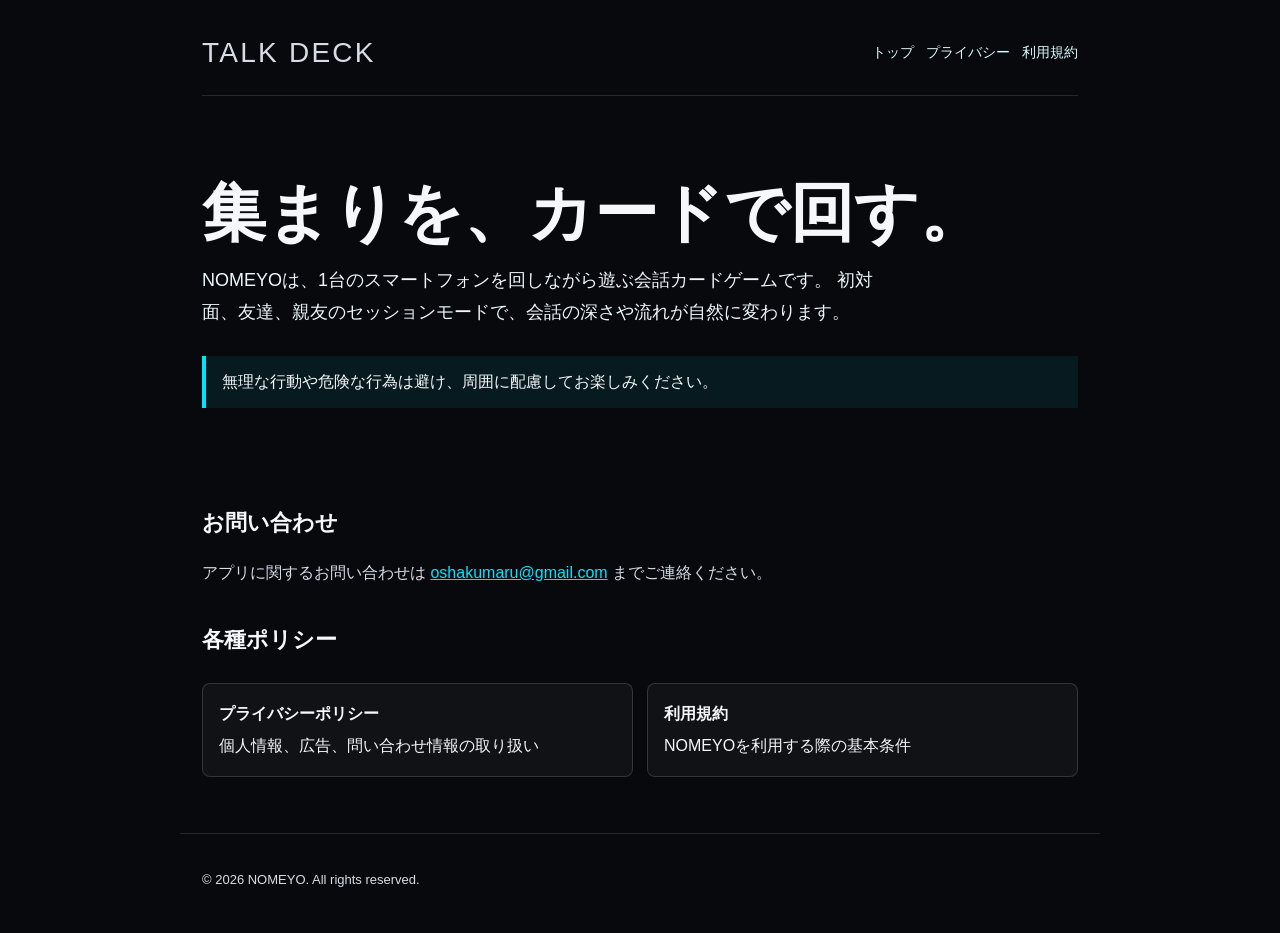
<file: docs/index.html>
<!doctype html>
<html lang="ja">
<head>
  <meta charset="utf-8">
  <meta name="viewport" content="width=device-width, initial-scale=1">
  <title>NOMEYO - 会話カードゲーム</title>
  <meta name="description" content="NOMEYOは、1台を回して遊ぶ会話カードゲームです。初対面、友達、親友のセッションモードで、ポイントやリアクションを楽しめます。">
  <link rel="icon" type="image/svg+xml" href="favicon.svg">
  <link rel="stylesheet" href="styles.css">
</head>
<body>
  <div class="site">
    <header>
      <div class="brand">
        <p class="brand-name">TALK DECK</p>
        <nav aria-label="サイト内リンク">
          <a href="index.html">トップ</a>
          <a href="privacy.html">プライバシー</a>
          <a href="terms.html">利用規約</a>
        </nav>
      </div>
    </header>

    <main>
      <section class="hero">
        <h1>集まりを、カードで回す。</h1>
        <p class="lead">
          NOMEYOは、1台のスマートフォンを回しながら遊ぶ会話カードゲームです。
          初対面、友達、親友のセッションモードで、会話の深さや流れが自然に変わります。
        </p>
        <p class="notice">
          無理な行動や危険な行為は避け、周囲に配慮してお楽しみください。
        </p>
      </section>

      <section>
        <h2>お問い合わせ</h2>
        <p>
          アプリに関するお問い合わせは
          <a href="mailto:oshakumaru@gmail.com">oshakumaru@gmail.com</a>
          までご連絡ください。
        </p>
      </section>

      <section>
        <h2>各種ポリシー</h2>
        <div class="links">
          <a class="link-card" href="privacy.html">
            <strong>プライバシーポリシー</strong>
            個人情報、広告、問い合わせ情報の取り扱い
          </a>
          <a class="link-card" href="terms.html">
            <strong>利用規約</strong>
            NOMEYOを利用する際の基本条件
          </a>
        </div>
      </section>
    </main>

    <footer>
      <p>&copy; 2026 NOMEYO. All rights reserved.</p>
    </footer>
  </div>
</body>
</html>
</file>
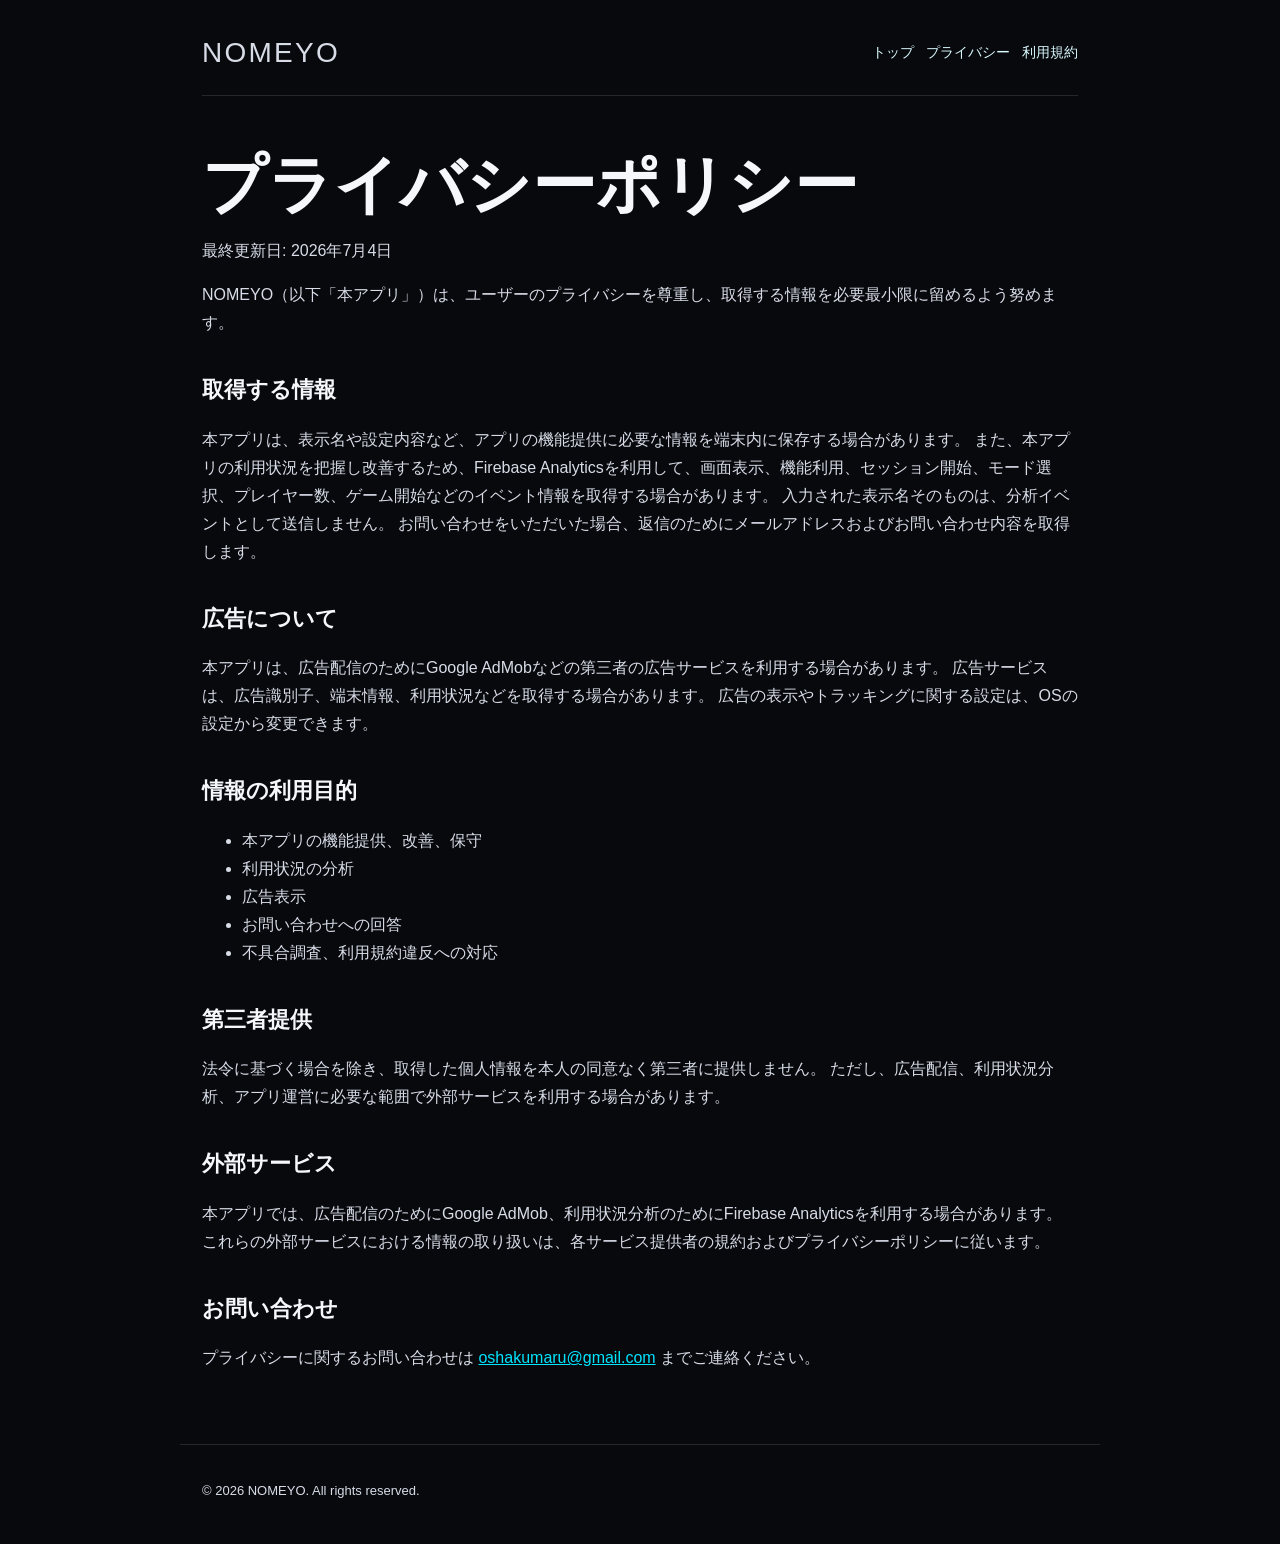
<file: docs/privacy.html>
<!doctype html>
<html lang="ja">
<head>
  <meta charset="utf-8">
  <meta name="viewport" content="width=device-width, initial-scale=1">
  <title>プライバシーポリシー - NOMEYO</title>
  <link rel="icon" type="image/svg+xml" href="favicon.svg">
  <link rel="stylesheet" href="styles.css">
</head>
<body>
  <div class="site">
    <header>
      <div class="brand">
        <p class="brand-name">NOMEYO</p>
        <nav aria-label="サイト内リンク">
          <a href="index.html">トップ</a>
          <a href="privacy.html">プライバシー</a>
          <a href="terms.html">利用規約</a>
        </nav>
      </div>
    </header>

    <main>
      <h1>プライバシーポリシー</h1>
      <p>最終更新日: 2026年7月4日</p>

      <p>
        NOMEYO（以下「本アプリ」）は、ユーザーのプライバシーを尊重し、取得する情報を必要最小限に留めるよう努めます。
      </p>

      <h2>取得する情報</h2>
      <p>
        本アプリは、表示名や設定内容など、アプリの機能提供に必要な情報を端末内に保存する場合があります。
        また、本アプリの利用状況を把握し改善するため、Firebase Analyticsを利用して、画面表示、機能利用、セッション開始、モード選択、プレイヤー数、ゲーム開始などのイベント情報を取得する場合があります。
        入力された表示名そのものは、分析イベントとして送信しません。
        お問い合わせをいただいた場合、返信のためにメールアドレスおよびお問い合わせ内容を取得します。
      </p>

      <h2>広告について</h2>
      <p>
        本アプリは、広告配信のためにGoogle AdMobなどの第三者の広告サービスを利用する場合があります。
        広告サービスは、広告識別子、端末情報、利用状況などを取得する場合があります。
        広告の表示やトラッキングに関する設定は、OSの設定から変更できます。
      </p>

      <h2>情報の利用目的</h2>
      <ul>
        <li>本アプリの機能提供、改善、保守</li>
        <li>利用状況の分析</li>
        <li>広告表示</li>
        <li>お問い合わせへの回答</li>
        <li>不具合調査、利用規約違反への対応</li>
      </ul>

      <h2>第三者提供</h2>
      <p>
        法令に基づく場合を除き、取得した個人情報を本人の同意なく第三者に提供しません。
        ただし、広告配信、利用状況分析、アプリ運営に必要な範囲で外部サービスを利用する場合があります。
      </p>

      <h2>外部サービス</h2>
      <p>
        本アプリでは、広告配信のためにGoogle AdMob、利用状況分析のためにFirebase Analyticsを利用する場合があります。
        これらの外部サービスにおける情報の取り扱いは、各サービス提供者の規約およびプライバシーポリシーに従います。
      </p>

      <h2>お問い合わせ</h2>
      <p>
        プライバシーに関するお問い合わせは
        <a href="mailto:oshakumaru@gmail.com">oshakumaru@gmail.com</a>
        までご連絡ください。
      </p>
    </main>

    <footer>
      <p>&copy; 2026 NOMEYO. All rights reserved.</p>
    </footer>
  </div>
</body>
</html>
</file>
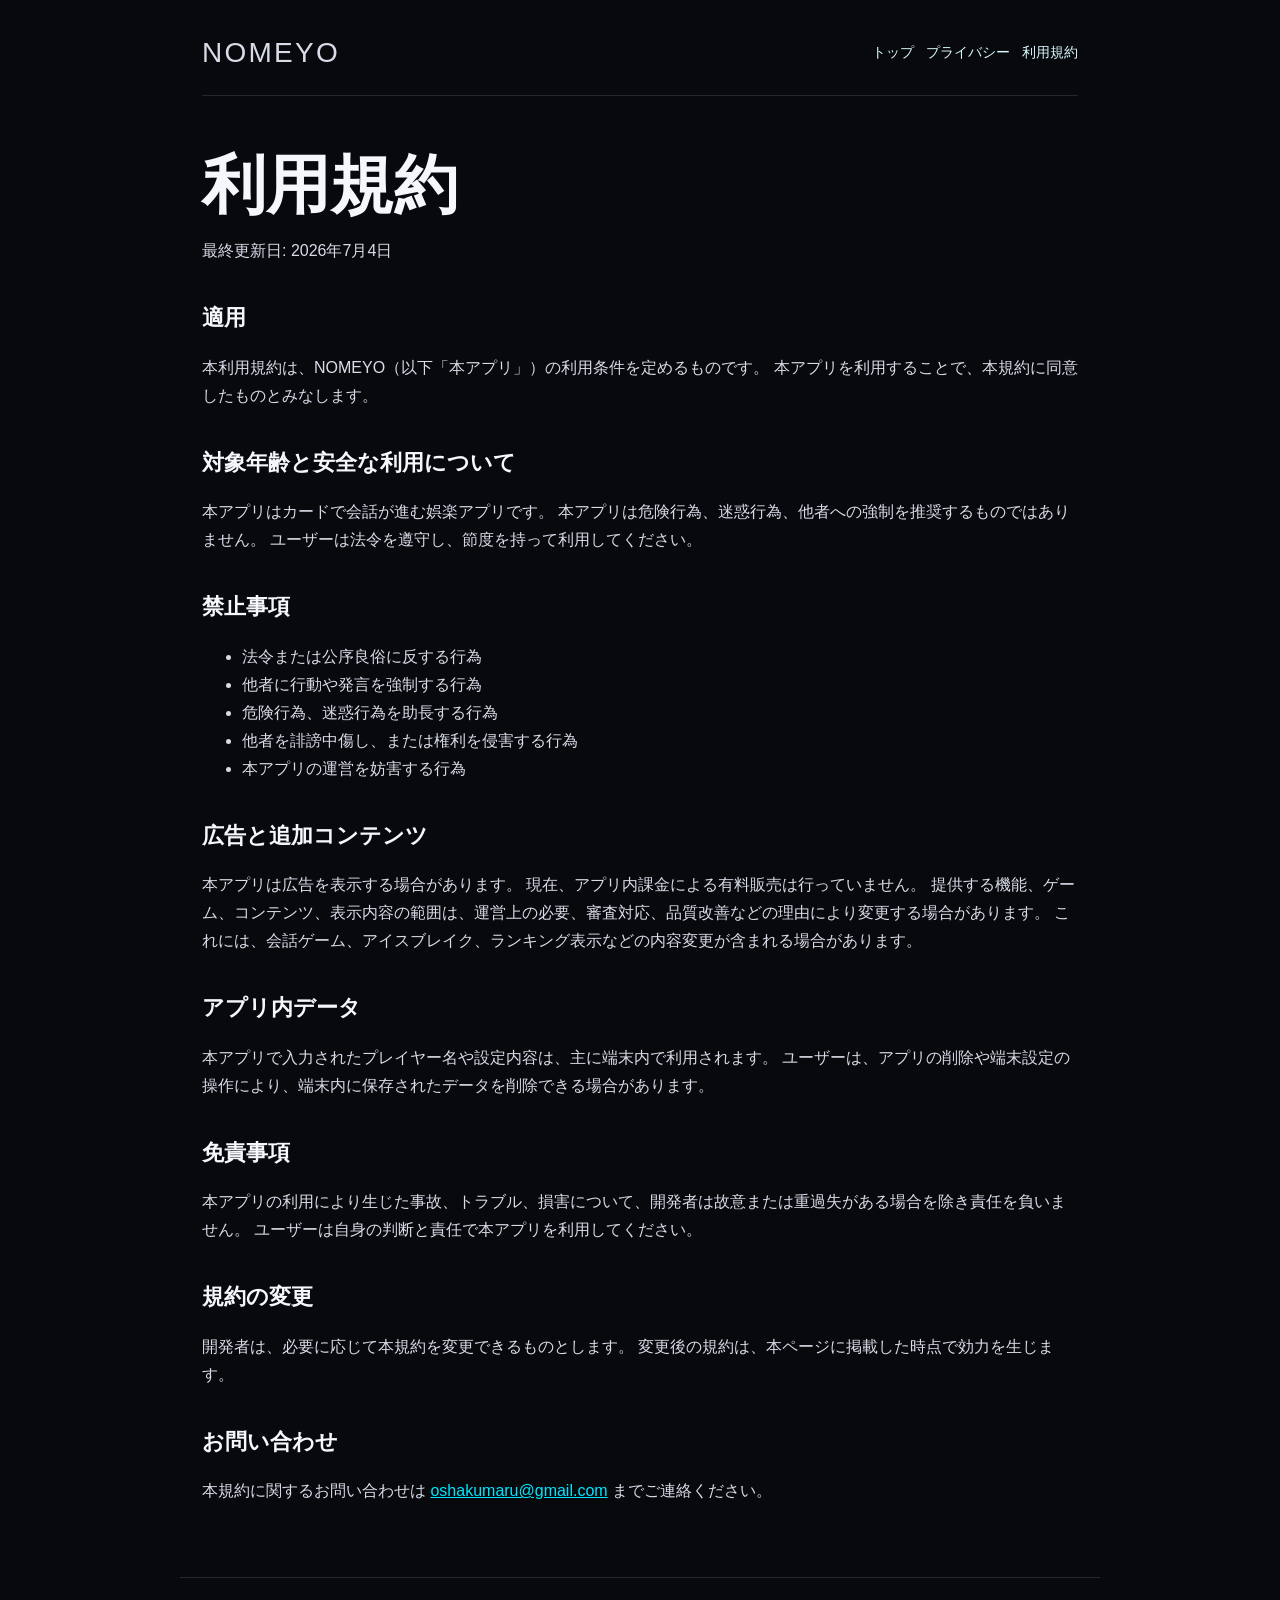
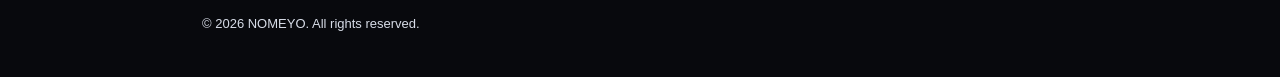
<file: docs/terms.html>
<!doctype html>
<html lang="ja">
<head>
  <meta charset="utf-8">
  <meta name="viewport" content="width=device-width, initial-scale=1">
  <title>利用規約 - NOMEYO</title>
  <link rel="icon" type="image/svg+xml" href="favicon.svg">
  <link rel="stylesheet" href="styles.css">
</head>
<body>
  <div class="site">
    <header>
      <div class="brand">
        <p class="brand-name">NOMEYO</p>
        <nav aria-label="サイト内リンク">
          <a href="index.html">トップ</a>
          <a href="privacy.html">プライバシー</a>
          <a href="terms.html">利用規約</a>
        </nav>
      </div>
    </header>

    <main>
      <h1>利用規約</h1>
      <p>最終更新日: 2026年7月4日</p>

      <h2>適用</h2>
      <p>
        本利用規約は、NOMEYO（以下「本アプリ」）の利用条件を定めるものです。
        本アプリを利用することで、本規約に同意したものとみなします。
      </p>

      <h2>対象年齢と安全な利用について</h2>
      <p>
        本アプリはカードで会話が進む娯楽アプリです。
        本アプリは危険行為、迷惑行為、他者への強制を推奨するものではありません。
        ユーザーは法令を遵守し、節度を持って利用してください。
      </p>

      <h2>禁止事項</h2>
      <ul>
        <li>法令または公序良俗に反する行為</li>
        <li>他者に行動や発言を強制する行為</li>
        <li>危険行為、迷惑行為を助長する行為</li>
        <li>他者を誹謗中傷し、または権利を侵害する行為</li>
        <li>本アプリの運営を妨害する行為</li>
      </ul>

      <h2>広告と追加コンテンツ</h2>
      <p>
        本アプリは広告を表示する場合があります。
        現在、アプリ内課金による有料販売は行っていません。
        提供する機能、ゲーム、コンテンツ、表示内容の範囲は、運営上の必要、審査対応、品質改善などの理由により変更する場合があります。
        これには、会話ゲーム、アイスブレイク、ランキング表示などの内容変更が含まれる場合があります。
      </p>

      <h2>アプリ内データ</h2>
      <p>
        本アプリで入力されたプレイヤー名や設定内容は、主に端末内で利用されます。
        ユーザーは、アプリの削除や端末設定の操作により、端末内に保存されたデータを削除できる場合があります。
      </p>

      <h2>免責事項</h2>
      <p>
        本アプリの利用により生じた事故、トラブル、損害について、開発者は故意または重過失がある場合を除き責任を負いません。
        ユーザーは自身の判断と責任で本アプリを利用してください。
      </p>

      <h2>規約の変更</h2>
      <p>
        開発者は、必要に応じて本規約を変更できるものとします。
        変更後の規約は、本ページに掲載した時点で効力を生じます。
      </p>

      <h2>お問い合わせ</h2>
      <p>
        本規約に関するお問い合わせは
        <a href="mailto:oshakumaru@gmail.com">oshakumaru@gmail.com</a>
        までご連絡ください。
      </p>
    </main>

    <footer>
      <p>&copy; 2026 NOMEYO. All rights reserved.</p>
    </footer>
  </div>
</body>
</html>
</file>
<file: docs/styles.css>
* {
  box-sizing: border-box;
}

body {
  margin: 0;
  background: #08090d;
  color: #f5f7fb;
  font-family: -apple-system, BlinkMacSystemFont, "Segoe UI", sans-serif;
  line-height: 1.75;
}

a {
  color: #00e5ff;
}

.site {
  min-height: 100vh;
  display: flex;
  flex-direction: column;
}

header,
main,
footer {
  width: min(920px, 100%);
  margin: 0 auto;
  padding: 0 22px;
}

header {
  padding-top: 28px;
  padding-bottom: 22px;
}

.brand {
  display: flex;
  align-items: center;
  justify-content: space-between;
  gap: 18px;
  border-bottom: 1px solid rgba(255, 255, 255, 0.12);
  padding-bottom: 18px;
}

.brand-name {
  margin: 0;
  font-size: 28px;
  letter-spacing: 0.08em;
}

nav {
  display: flex;
  flex-wrap: wrap;
  gap: 12px;
  font-size: 14px;
}

nav a {
  color: #d9faff;
  text-decoration: none;
}

main {
  flex: 1;
  padding-top: 34px;
  padding-bottom: 56px;
}

.hero {
  padding: 28px 0 34px;
}

h1 {
  margin: 0 0 18px;
  font-size: clamp(34px, 8vw, 64px);
  line-height: 1.05;
}

h2 {
  margin: 34px 0 12px;
  font-size: 22px;
}

p,
li,
dd {
  color: #d7dce7;
}

.lead {
  max-width: 680px;
  color: #eef7fb;
  font-size: 18px;
}

.notice {
  border-left: 4px solid #00e5ff;
  margin: 28px 0;
  padding: 12px 16px;
  background: rgba(0, 229, 255, 0.08);
  color: #f5f7fb;
}

.links {
  display: grid;
  grid-template-columns: repeat(auto-fit, minmax(220px, 1fr));
  gap: 14px;
  margin-top: 24px;
}

.link-card {
  display: block;
  border: 1px solid rgba(255, 255, 255, 0.14);
  border-radius: 8px;
  padding: 16px;
  background: rgba(255, 255, 255, 0.04);
  color: #f5f7fb;
  text-decoration: none;
}

.link-card strong {
  display: block;
  margin-bottom: 4px;
}

dl {
  display: grid;
  grid-template-columns: minmax(120px, 200px) 1fr;
  gap: 10px 18px;
}

dt {
  color: #ffffff;
  font-weight: 700;
}

dd {
  margin: 0;
}

footer {
  padding-top: 22px;
  padding-bottom: 28px;
  border-top: 1px solid rgba(255, 255, 255, 0.12);
  color: #98a2b3;
  font-size: 13px;
}

@media (max-width: 640px) {
  .brand {
    align-items: flex-start;
    flex-direction: column;
  }

  dl {
    display: block;
  }

  dt {
    margin-top: 18px;
  }
}
</file>
